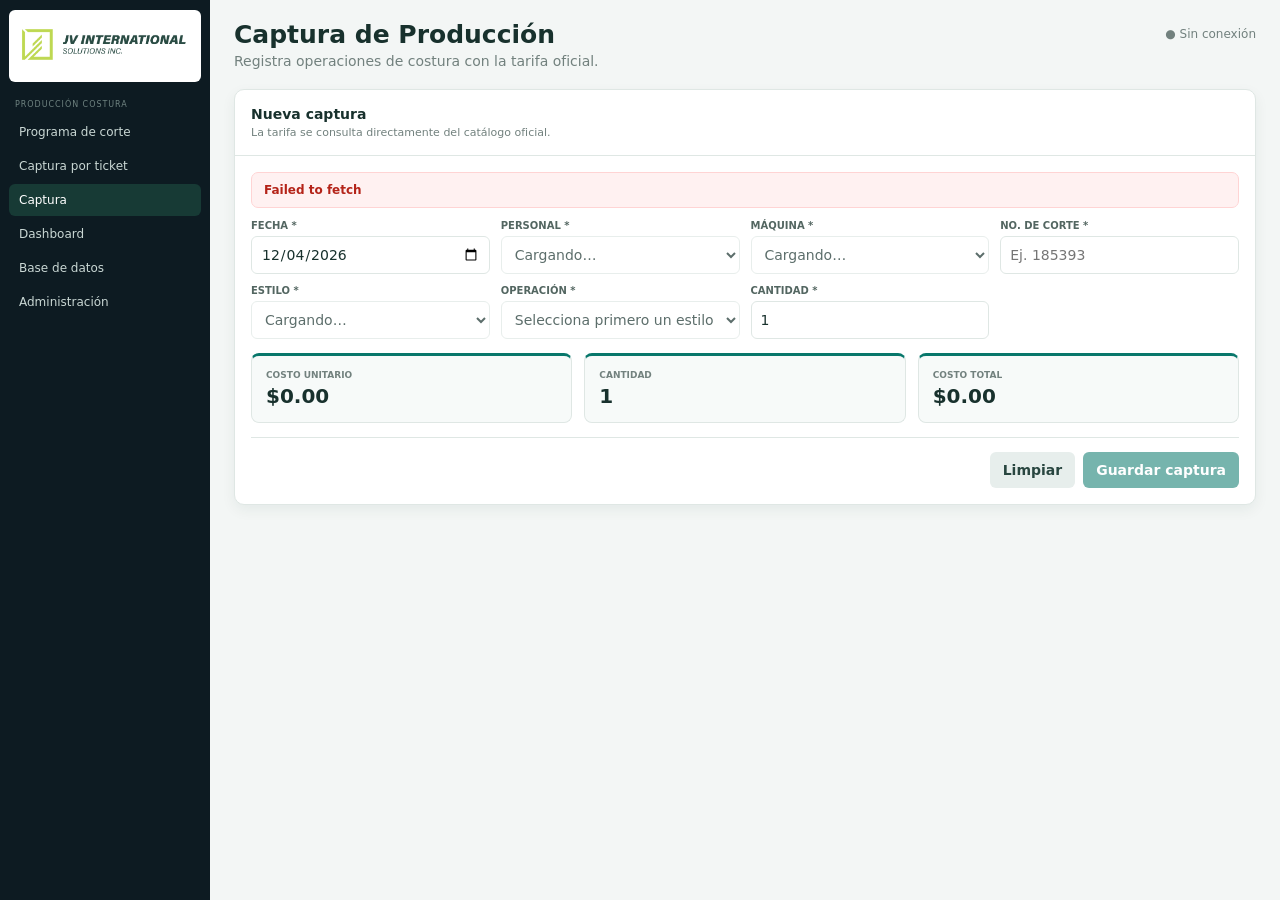
<file: index.html>
<!DOCTYPE html>
<html lang="es"><head><meta charset="utf-8"/><meta content="width=device-width,initial-scale=1" name="viewport"/><title>Captura | JV International</title><style>
:root{--nav:#0d1b22;--nav2:#173a35;--teal:#08776b;--bg:#f3f6f5;--card:#fff;--text:#18312d;--muted:#72817e;--line:#dfe7e4;--bad:#b42318;--ok:#08776b}*{box-sizing:border-box}body{margin:0;font:14px system-ui,-apple-system,"Segoe UI",sans-serif;background:var(--bg);color:var(--text)}button,input,select{font:inherit}.app{display:grid;grid-template-columns:210px 1fr;min-height:100vh}aside{background:var(--nav);color:#dbe7e4;padding:10px 9px}.brand{background:#fff;color:#18312d;border-radius:6px;padding:13px 10px;margin-bottom:18px;font-weight:900;font-style:italic;font-size:13px}.brand small{display:block;font-size:8px;color:#77847f;margin-top:2px}.group{font-size:8px;color:#6f8380;letter-spacing:.12em;margin:12px 6px 7px}nav a{display:block;color:#c9d7d4;text-decoration:none;padding:9px 10px;border-radius:6px;margin:2px 0;font-size:12px}nav a:hover,nav a.active{background:var(--nav2);color:#fff}main{padding:20px 24px;min-width:0}.top{display:flex;justify-content:space-between;align-items:flex-start;gap:16px;margin-bottom:16px}.top h1{font-size:25px;margin:0}.top p{color:var(--muted);margin:4px 0}.status{font-size:12px;color:var(--muted);padding-top:7px}.status.ok{color:var(--ok);font-weight:700}.card{background:var(--card);border:1px solid var(--line);border-radius:10px;box-shadow:0 5px 14px #173a3510;overflow:hidden}.head{padding:16px;border-bottom:1px solid var(--line)}.head h2{font-size:14px;margin:0 0 4px}.head p{font-size:11px;color:var(--muted);margin:0}form{padding:16px}.msg{display:none;padding:10px 12px;border-radius:7px;margin-bottom:12px;font-size:12px;font-weight:700}.msg.error{display:block;background:#fff1f1;color:var(--bad);border:1px solid #ffd4d4}.msg.success{display:block;background:#edfdf5;color:var(--ok);border:1px solid #b7ead7}.grid{display:grid;grid-template-columns:repeat(4,minmax(140px,1fr));gap:11px}.field label{display:block;font-size:10px;font-weight:800;color:#536661;margin-bottom:5px}.field input,.field select{width:100%;height:38px;padding:7px 9px;border:1px solid var(--line);border-radius:6px;background:#fff;color:var(--text)}.field input:focus,.field select:focus,button:focus{outline:3px solid #08776b25;border-color:var(--teal)}.variant{display:none}.variant.show{display:block}.summary{margin-top:14px;display:grid;grid-template-columns:repeat(3,1fr);gap:12px}.summary>div{background:#f7faf9;border:1px solid var(--line);border-top:3px solid var(--teal);border-radius:8px;padding:14px}.sl{font-size:9px;color:var(--muted);font-weight:800}.sv{font-size:20px;color:var(--text);font-weight:850;margin-top:4px}.actions{display:flex;justify-content:flex-end;gap:8px;margin-top:14px;padding-top:14px;border-top:1px solid var(--line)}button{border:0;border-radius:6px;padding:10px 13px;font-weight:750;cursor:pointer}.light{background:#e7eeec;color:#294640}.primary{background:var(--teal);color:#fff}button:disabled{opacity:.55;cursor:wait}@media(max-width:1000px){.grid{grid-template-columns:repeat(2,1fr)}}@media(max-width:900px){.app{grid-template-columns:1fr}aside{position:static}.brand{display:inline-block;margin:0 10px 8px 0}nav{display:flex;gap:4px;overflow:auto}.group{display:none}nav a{white-space:nowrap}main{padding:14px}}@media(max-width:520px){.top{display:block}.grid{grid-template-columns:1fr}.summary{grid-template-columns:1fr}.actions{flex-wrap:wrap}.actions button{flex:1}}

/* Corrección quirúrgica del sidebar: branding y navegación únicamente */
.brand{
  height:72px;
  padding:8px 10px;
  display:flex;
  align-items:center;
  justify-content:center;
  overflow:hidden;
  background:#fff;
}
.brand img{
  display:block;
  width:100%;
  max-width:190px;
  max-height:54px;
  height:auto;
  object-fit:contain;
}
</style></head><body><div class="app"><aside><div class="brand"><img alt="JV International Solutions Inc." src="Logo_JV%20International.png"/></div><div class="group">PRODUCCIÓN COSTURA</div><nav><a href="cortes.html">Programa de corte</a><a href="ticket.html">Captura por ticket</a><a class="active" href="index.html">Captura</a><a href="dashboard.html">Dashboard</a><a href="database.html">Base de datos</a><a href="admin.html">Administración</a></aside><main>
<header class="top"><div><h1>Captura de Producción</h1><p>Registra operaciones de costura con la tarifa oficial.</p></div><div class="status" id="status">Conectando…</div></header>
<section class="card"><div class="head"><h2>Nueva captura</h2><p>La tarifa se consulta directamente del catálogo oficial.</p></div>
<form id="form"><div class="msg" id="msg"></div><div class="grid">
<div class="field"><label for="fecha">FECHA *</label><input id="fecha" required="" type="date"/></div>
<div class="field"><label for="personal">PERSONAL *</label><select disabled="" id="personal" required=""><option>Cargando…</option></select></div>
<div class="field"><label for="maquina">MÁQUINA *</label><select disabled="" id="maquina" required=""><option>Cargando…</option></select></div>
<div class="field"><label for="corte">NO. DE CORTE *</label><input id="corte" placeholder="Ej. 185393" required=""/></div>
<div class="field"><label for="estilo">ESTILO *</label><select disabled="" id="estilo" required=""><option>Cargando…</option></select></div>
<div class="field variant" id="variantBox"><label for="variante">VARIANTE *</label><select id="variante"><option>GENERAL</option><option>DC</option></select></div>
<div class="field"><label for="operacion">OPERACIÓN *</label><select disabled="" id="operacion" required=""><option>Selecciona primero un estilo</option></select></div>
<div class="field"><label for="cantidad">CANTIDAD *</label><input id="cantidad" min="1" required="" step="1" type="number" value="1"/></div>
</div><div class="summary"><div><div class="sl">COSTO UNITARIO</div><div class="sv" id="unit">$0.00</div></div><div><div class="sl">CANTIDAD</div><div class="sv" id="qty">1</div></div><div><div class="sl">COSTO TOTAL</div><div class="sv" id="total">$0.00</div></div></div>
<div class="actions"><button class="light" id="clear" type="button">Limpiar</button><button class="primary" disabled="" id="save">Guardar captura</button></div></form></section></main></div><script src="auth.js"></script><script>
'use strict';
const API_URL='https://script.google.com/macros/s/AKfycbxCCt3bQaTcA8x58rn_9VvyisaFHc3UMPJWYFuwwp-YsZqZjEkDFURwnYVUgwdXmQY6/exec';
const $=id=>document.getElementById(id), state={ops:[],cost:0,ready:false,captureId:newCaptureId()}; const mxn=new Intl.NumberFormat('es-MX',{style:'currency',currency:'MXN'});
document.addEventListener('DOMContentLoaded',()=>{const d=new Date();$('fecha').value=[d.getFullYear(),String(d.getMonth()+1).padStart(2,'0'),String(d.getDate()).padStart(2,'0')].join('-');$('estilo').addEventListener('change',styleChanged);$('variante').addEventListener('change',loadOps);$('operacion').addEventListener('change',calc);$('cantidad').addEventListener('input',calc);$('clear').addEventListener('click',reset);$('form').addEventListener('submit',save);loadCatalogs()});
async function get(action,params={}){const q=new URLSearchParams({action,...params});const r=await fetch(API_URL+'?'+q,{cache:'no-store',redirect:'follow'});if(!r.ok)throw Error('Error HTTP '+r.status);const d=await r.json();if(!d.ok)throw Error(d.error||'Error de API');return d}
async function loadCatalogs(){try{const data=await get('catalogs');const c=data.catalogs;if(!c||!Array.isArray(c.estilos)||!c.estilos.length)throw Error('La API no devolvió estilos.');fill('personal',c.personal||[],'Selecciona personal');fill('maquina',c.maquinas||[],'Selecciona máquina');fill('estilo',c.estilos,'Selecciona estilo');state.ready=true;$('save').disabled=false;$('status').textContent='● Conectado'}catch(e){show(e.message,'error');$('status').textContent='● Sin conexión'}}
function fill(id,values,label){const s=$(id),a=[...new Set(values.filter(Boolean).map(String))].sort((x,y)=>x.localeCompare(y,'es'));s.innerHTML='<option value="">'+esc(label)+'</option>'+a.map(v=>'<option value="'+esc(v)+'">'+esc(v)+'</option>').join('');s.disabled=!a.length}
async function styleChanged(){const jr=$('estilo').value==='JR154';$('variantBox').classList.toggle('show',jr);$('variante').value='GENERAL';await loadOps()}
async function loadOps(){const estilo=$('estilo').value;if(!estilo){fill('operacion',[],'Selecciona primero un estilo');return}try{const data=await get('operations',{estilo,variante:estilo==='JR154'?$('variante').value:'GENERAL'});const map=new Map();(data.operaciones||[]).forEach(x=>{if(x.operacion&&!map.has(x.operacion))map.set(x.operacion,{operacion:x.operacion,costo:Number(x.costo)||0})});state.ops=[...map.values()];fill('operacion',state.ops.map(x=>x.operacion),'Selecciona operación');hide()}catch(e){show(e.message,'error')}}
function calc(){const op=state.ops.find(x=>x.operacion===$('operacion').value);state.cost=op?op.costo:0;const q=Math.max(0,parseInt($('cantidad').value,10)||0);$('unit').textContent=mxn.format(state.cost);$('qty').textContent=q;$('total').textContent=mxn.format(q*state.cost)}
async function save(e){e.preventDefault();hide();const payload={fecha:$('fecha').value,personal:$('personal').value,maquina:$('maquina').value,corte:$('corte').value.trim(),estilo:$('estilo').value,variante:$('estilo').value==='JR154'?$('variante').value:'GENERAL',operacion:$('operacion').value,cantidad:Number($('cantidad').value),captureId:state.captureId};if(!payload.fecha||!payload.personal||!payload.maquina||!payload.corte||!payload.estilo||!payload.operacion||!Number.isInteger(payload.cantidad)||payload.cantidad<1){show('Completa correctamente todos los campos.','error');return}$('save').disabled=true;$('save').textContent='Guardando…';try{const body=new URLSearchParams({action:'saveProduction',payload:JSON.stringify(payload)});const r=await fetch(API_URL,{method:'POST',headers:{'Content-Type':'application/x-www-form-urlencoded;charset=UTF-8'},body:body.toString(),redirect:'follow'});const d=await r.json();if(!d.ok)throw Error(d.error||'No se pudo guardar');show((d.duplicado?'Esta captura ya estaba registrada. Folio: ':'Captura guardada. Folio: ')+(d.folio||'generado')+'.','success');reset(true)}catch(err){show(err.message,'error')}finally{$('save').disabled=!state.ready;$('save').textContent='Guardar captura'}}
function reset(keep=false){state.captureId=newCaptureId();const f=$('fecha').value;$('form').reset();$('fecha').value=f;$('cantidad').value=1;$('variantBox').classList.remove('show');fill('operacion',[],'Selecciona primero un estilo');state.ops=[];state.cost=0;calc();if(!keep)hide()}
function show(t,type){$('msg').textContent=t;$('msg').className='msg '+type}function hide(){$('msg').className='msg';$('msg').textContent=''}function esc(v){return String(v).replace(/[&<>"']/g,c=>({'&':'&amp;','<':'&lt;','>':'&gt;','"':'&quot;',"'":'&#39;'}[c]))}
function newCaptureId(){return (window.crypto&&crypto.randomUUID)?crypto.randomUUID():'c'+Date.now().toString(36)+Math.random().toString(36).slice(2,10)}</script></body></html>
</file>
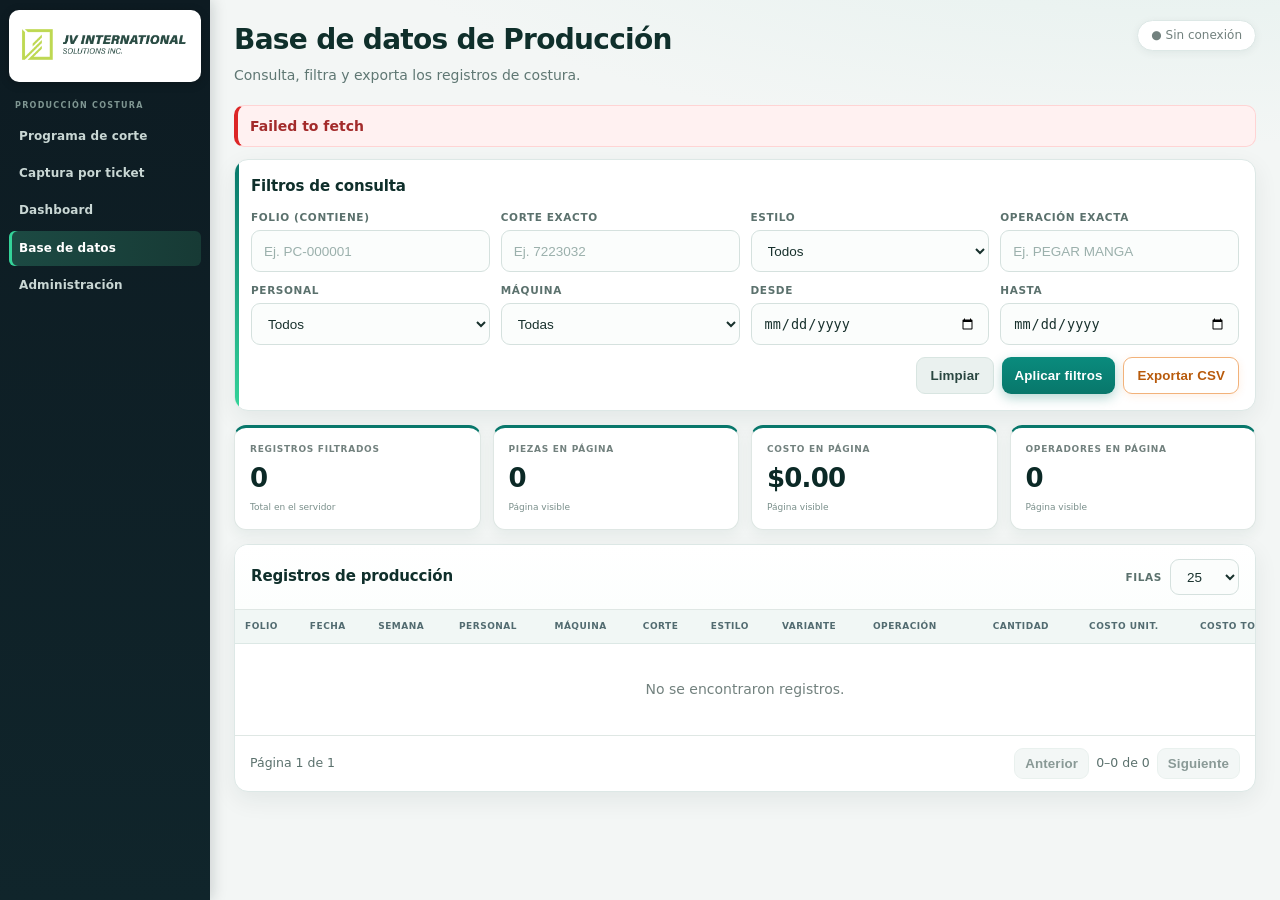
<file: database.html>
<!DOCTYPE html>

<html lang="es"><head><meta charset="utf-8"/><meta content="width=device-width,initial-scale=1" name="viewport"/><title>Base de datos | JV International</title>
<style>
:root{--nav:#0d1b22;--nav2:#173a35;--teal:#08776b;--bg:#f3f6f5;--card:#fff;--text:#18312d;--muted:#72817e;--line:#dfe7e4;--orange:#f47b20}*{box-sizing:border-box}body{margin:0;font:14px system-ui,-apple-system,Segoe UI,sans-serif;background:var(--bg);color:var(--text)}.app{display:grid;grid-template-columns:210px 1fr;min-height:100vh}aside{background:var(--nav);color:#dbe7e4;padding:10px 9px}.brand{background:#fff;color:#18312d;border-radius:6px;padding:13px 10px;margin-bottom:18px;font-weight:900;font-style:italic;font-size:13px}.brand small{display:block;font-size:8px;color:#77847f;margin-top:2px}.group{font-size:8px;color:#6f8380;letter-spacing:.12em;margin:12px 6px 7px}nav a{display:block;color:#c9d7d4;text-decoration:none;padding:9px 10px;border-radius:6px;margin:2px 0;font-size:12px}nav a:hover,nav a.active{background:var(--nav2);color:#fff}main{padding:20px 24px;min-width:0}header{display:flex;justify-content:space-between;align-items:flex-start;gap:16px;margin-bottom:16px}h1{font-size:25px;margin:0}header p{color:var(--muted);margin:4px 0}.status{font-size:12px;color:var(--muted);padding-top:7px}.status.ok{color:var(--teal);font-weight:700}.panel,.kpi{background:var(--card);border:1px solid var(--line);border-radius:10px;box-shadow:0 5px 14px #173a3510}.filters{padding:16px;margin-bottom:14px}.filters h2,.table-head h2{font-size:14px;margin:0 0 12px}.grid{display:grid;grid-template-columns:repeat(4,minmax(125px,1fr));gap:11px}label{font-size:10px;font-weight:700;color:#536661;display:block;margin-bottom:5px}input,select{width:100%;height:38px;border:1px solid var(--line);border-radius:6px;padding:7px 9px;background:#fff;color:var(--text)}input:focus,select:focus,button:focus{outline:3px solid #08776b25;border-color:var(--teal)}.actions{display:flex;gap:8px;justify-content:flex-end;margin-top:12px}button{border:0;border-radius:6px;padding:10px 13px;font-weight:750;cursor:pointer}.primary{background:var(--teal);color:#fff}.secondary{background:#e7eeec;color:#294640}.export{background:var(--orange);color:#fff}button:disabled{opacity:.55;cursor:wait}.kpis{display:grid;grid-template-columns:repeat(4,1fr);gap:12px;margin-bottom:14px}.kpi{padding:15px;border-top:3px solid var(--teal)}.kpi .label{font-size:9px;color:var(--muted);font-weight:800}.kpi .value{font-size:21px;font-weight:850;margin-top:4px}.kpi .sub{font-size:9px;color:var(--muted);margin-top:3px}.table-panel{overflow:hidden}.table-head{padding:14px 16px;display:flex;justify-content:space-between;align-items:center;border-bottom:1px solid var(--line)}.table-head h2{margin:0}.table-wrap{overflow:auto}table{width:100%;border-collapse:collapse;min-width:1050px}th{background:#f5f8f7;color:#596b67;font-size:9px;text-align:left;padding:10px;border-bottom:1px solid var(--line);white-space:nowrap}td{padding:10px;border-bottom:1px solid #edf2f0;font-size:11px;white-space:nowrap}tbody tr:hover{background:#f4faf8}.num{text-align:right}.empty{padding:35px;text-align:center;color:var(--muted)}.pager{padding:12px 15px;display:flex;align-items:center;justify-content:space-between;gap:10px;border-top:1px solid var(--line)}.pager-actions{display:flex;align-items:center;gap:7px}.pager button{padding:7px 10px}.message{display:none;padding:10px 12px;margin-bottom:12px;border-radius:7px;background:#fff1f1;color:#a32b2b;border:1px solid #ffd4d4}.message.show{display:block}
@media(max-width:900px){.app{grid-template-columns:1fr}aside{position:static}.brand{display:inline-block;margin:0 10px 8px 0}nav{display:flex;gap:4px;overflow:auto}.group{display:none}nav a{white-space:nowrap}main{padding:14px}.grid{grid-template-columns:repeat(2,1fr)}.kpis{grid-template-columns:repeat(2,1fr)}}@media(max-width:520px){header{display:block}.grid{grid-template-columns:1fr}.kpis{grid-template-columns:1fr 1fr}.actions{flex-wrap:wrap}.pager{align-items:flex-start;flex-direction:column}}

/* Corrección quirúrgica del sidebar: branding y navegación únicamente */
.brand{
  height:72px;
  padding:8px 10px;
  display:flex;
  align-items:center;
  justify-content:center;
  overflow:hidden;
  background:#fff;
}
.brand img{
  display:block;
  width:100%;
  max-width:190px;
  max-height:54px;
  height:auto;
  object-fit:contain;
}
</style><link rel="stylesheet" href="jv-pro.css"/><script src="jv-fast.js"></script></head><body><div class="app"><aside><div class="brand"><img alt="JV International Solutions Inc." src="Logo_JV%20International.png"/></div><div class="group">PRODUCCIÓN COSTURA</div><nav><a href="cortes.html">Programa de corte</a><a href="ticket.html">Captura por ticket</a><a href="dashboard.html">Dashboard</a><a class="active" href="database.html">Base de datos</a><a href="admin.html">Administración</a></nav></aside><main>
<header><div><h1>Base de datos de Producción</h1><p>Consulta, filtra y exporta los registros de costura.</p></div><div class="status" id="status">Conectando…</div></header><div class="message" id="message"></div>
<section class="panel filters"><h2>Filtros de consulta</h2><div class="grid">
<div><label for="folio">FOLIO (CONTIENE)</label><input id="folio" placeholder="Ej. PC-000001"/></div>
<div><label for="corte">CORTE EXACTO</label><input id="corte" placeholder="Ej. 7223032"/></div>
<div><label for="estilo">ESTILO</label><select id="estilo"><option value="">Todos</option></select></div>
<div><label for="operacion">OPERACIÓN EXACTA</label><input id="operacion" placeholder="Ej. PEGAR MANGA"/></div>
<div><label for="personal">PERSONAL</label><select id="personal"><option value="">Todos</option></select></div>
<div><label for="maquina">MÁQUINA</label><select id="maquina"><option value="">Todas</option></select></div>
<div><label for="fechaDesde">DESDE</label><input id="fechaDesde" type="date"/></div>
<div><label for="fechaHasta">HASTA</label><input id="fechaHasta" type="date"/></div></div>
<div class="actions"><button class="secondary" id="clear" type="button">Limpiar</button><button class="primary" id="apply" type="button">Aplicar filtros</button><button class="export" id="export" type="button">Exportar CSV</button></div></section>
<section class="kpis"><div class="kpi"><div class="label">REGISTROS FILTRADOS</div><div class="value" id="kRecords">0</div><div class="sub">Total en el servidor</div></div><div class="kpi"><div class="label">PIEZAS EN PÁGINA</div><div class="value" id="kPieces">0</div><div class="sub">Página visible</div></div><div class="kpi"><div class="label">COSTO EN PÁGINA</div><div class="value" id="kCost">$0.00</div><div class="sub">Página visible</div></div><div class="kpi"><div class="label">OPERADORES EN PÁGINA</div><div class="value" id="kPeople">0</div><div class="sub">Página visible</div></div></section>
<section class="panel table-panel"><div class="table-head"><h2>Registros de producción</h2><label>FILAS <select id="pageSize"><option>25</option><option>50</option><option>100</option><option>250</option><option>500</option></select></label></div><div class="table-wrap"><table><thead><tr><th>FOLIO</th><th>FECHA</th><th>SEMANA</th><th>PERSONAL</th><th>MÁQUINA</th><th>CORTE</th><th>ESTILO</th><th>VARIANTE</th><th>OPERACIÓN</th><th class="num">CANTIDAD</th><th class="num">COSTO UNIT.</th><th class="num">COSTO TOTAL</th></tr></thead><tbody id="rows"></tbody></table><div class="empty" hidden="" id="empty">No se encontraron registros.</div></div><div class="pager"><span id="pageInfo">Página 1 de 1</span><div class="pager-actions"><button class="secondary" id="prev" type="button">Anterior</button><span id="range">0–0 de 0</span><button class="secondary" id="next" type="button">Siguiente</button></div></div></section>
</main></div><script src="auth.js"></script><script>
'use strict';window.addEventListener('error',function(e){var m=document.getElementById('message');var s=document.getElementById('status');if(m){m.textContent='Error de inicio: '+e.message;m.className='message show'}if(s){s.textContent='● Error';s.className='status'}});const API_URL='https://script.google.com/macros/s/AKfycbxCCt3bQaTcA8x58rn_9VvyisaFHc3UMPJWYFuwwp-YsZqZjEkDFURwnYVUgwdXmQY6/exec';const state={page:1,pageSize:25,totalPages:1,totalRecords:0,records:[],loading:false};const $=id=>document.getElementById(id);const money=new Intl.NumberFormat('es-MX',{style:'currency',currency:'MXN'});const integer=new Intl.NumberFormat('es-MX');document.addEventListener('DOMContentLoaded',init);
async function init(){$('apply').addEventListener('click',()=>{state.page=1;load()});$('clear').addEventListener('click',clearFilters);$('export').addEventListener('click',exportCsv);$('prev').addEventListener('click',()=>{if(state.page>1){state.page--;load()}});$('next').addEventListener('click',()=>{if(state.page<state.totalPages){state.page++;load()}});$('pageSize').addEventListener('change',()=>{state.pageSize=Number($('pageSize').value);state.page=1;load()});await Promise.all([loadCatalogs(),load()])}
async function request(action,params={}){const q=new URLSearchParams({action,...params});const r=await fetch(API_URL+'?'+q.toString(),{cache:'no-store',redirect:'follow'});if(!r.ok)throw Error('Error HTTP '+r.status);const d=await r.json();if(!d.ok)throw Error(d.error||'Error de API');return d}
function filters(){const o={};['fechaDesde','fechaHasta','personal','maquina','estilo','operacion','corte','folio'].forEach(k=>{const v=$(k).value.trim();if(v)o[k]=v});return o}
async function loadCatalogs(){try{const d=await request('catalogs',{scope:'all'});const c=d.catalogs||{};fill('personal',c.personal||[],'Todos');fill('maquina',c.maquinas||[],'Todas');fill('estilo',c.estilos||[],'Todos')}catch(e){showError(e.message)}}
function fill(id,vals,label){const s=$(id);s.innerHTML='<option value="">'+esc(label)+'</option>'+[...new Set(vals)].sort((a,b)=>String(a).localeCompare(String(b),'es')).map(v=>'<option value="'+esc(v)+'">'+esc(v)+'</option>').join('')}
async function load(){if(state.loading)return;state.loading=true;toggle(true);hideError();try{const d=await request('records',{...filters(),page:state.page,pageSize:state.pageSize});state.records=Array.isArray(d.records)?d.records:[];state.totalRecords=Number(d.totalRecords)||0;state.totalPages=Math.max(1,Number(d.totalPages)||1);state.page=Math.min(Math.max(1,Number(d.page)||1),state.totalPages);render();$('status').textContent='● Conectado';$('status').className='status ok'}catch(e){showError(e.message);$('status').textContent='● Sin conexión';$('status').className='status';state.records=[];render()}finally{state.loading=false;toggle(false)}}
function render(){const body=$('rows');body.innerHTML=state.records.map(r=>`<tr><td>${esc(r.folio)}</td><td>${esc(r.fecha)}</td><td>${esc(r.semana)}</td><td>${esc(r.personal)}</td><td>${esc(r.maquina)}</td><td>${esc(r.corte)}</td><td>${esc(r.estilo)}</td><td>${esc(r.variante)}</td><td>${esc(r.operacion)}</td><td class="num">${integer.format(Number(r.cantidad)||0)}</td><td class="num">${money.format(Number(r.costoUnitario)||0)}</td><td class="num">${money.format(Number(r.costoTotal)||0)}</td></tr>`).join('');$('empty').hidden=state.records.length>0;$('kRecords').textContent=integer.format(state.totalRecords);$('kPieces').textContent=integer.format(state.records.reduce((s,r)=>s+(Number(r.cantidad)||0),0));$('kCost').textContent=money.format(state.records.reduce((s,r)=>s+(Number(r.costoTotal)||0),0));$('kPeople').textContent=new Set(state.records.map(r=>r.personal).filter(Boolean)).size;$('pageInfo').textContent=`Página ${state.page} de ${state.totalPages}`;const a=state.totalRecords?(state.page-1)*state.pageSize+1:0,b=Math.min(state.page*state.pageSize,state.totalRecords);$('range').textContent=`${a}–${b} de ${integer.format(state.totalRecords)}`;$('prev').disabled=state.page<=1;$('next').disabled=state.page>=state.totalPages}
function clearFilters(){['fechaDesde','fechaHasta','personal','maquina','estilo','operacion','corte','folio'].forEach(k=>$(k).value='');state.page=1;load()}
async function exportCsv(){if(!state.totalRecords)return showError('No hay registros para exportar.');$('export').disabled=true;$('export').textContent='Exportando…';try{let all=[],page=1,total=1;do{const d=await request('records',{...filters(),page,pageSize:500});all=all.concat(d.records||[]);total=Number(d.totalPages)||1;page++}while(page<=total);const cols=['folio','fecha','semana','personal','maquina','corte','estilo','variante','operacion','cantidad','costoUnitario','costoTotal'];const lines=[cols.join(',')].concat(all.map(r=>cols.map(c=>csv(r[c])).join(',')));const blob=new Blob(['﻿'+lines.join('\r\n')],{type:'text/csv;charset=utf-8'});const a=document.createElement('a');a.href=URL.createObjectURL(blob);a.download='produccion_costura_'+new Date().toISOString().slice(0,10)+'.csv';a.click();setTimeout(()=>URL.revokeObjectURL(a.href),1000)}catch(e){showError(e.message)}finally{$('export').disabled=false;$('export').textContent='Exportar CSV'}}
function csv(v){let t=String(v??'');if(/^[=+\-@\t\r]/.test(t)&&isNaN(Number(t)))t="'"+t;return '"'+t.replace(/"/g,'""')+'"'}function esc(v){return String(v??'').replace(/[&<>"']/g,c=>({'&':'&amp;','<':'&lt;','>':'&gt;','"':'&quot;',"'":'&#39;'}[c]))}function toggle(on){$('apply').disabled=on;$('pageSize').disabled=on}function showError(t){$('message').textContent=t;$('message').className='message show'}function hideError(){$('message').className='message';$('message').textContent=''}
</script></body></html>
</file>
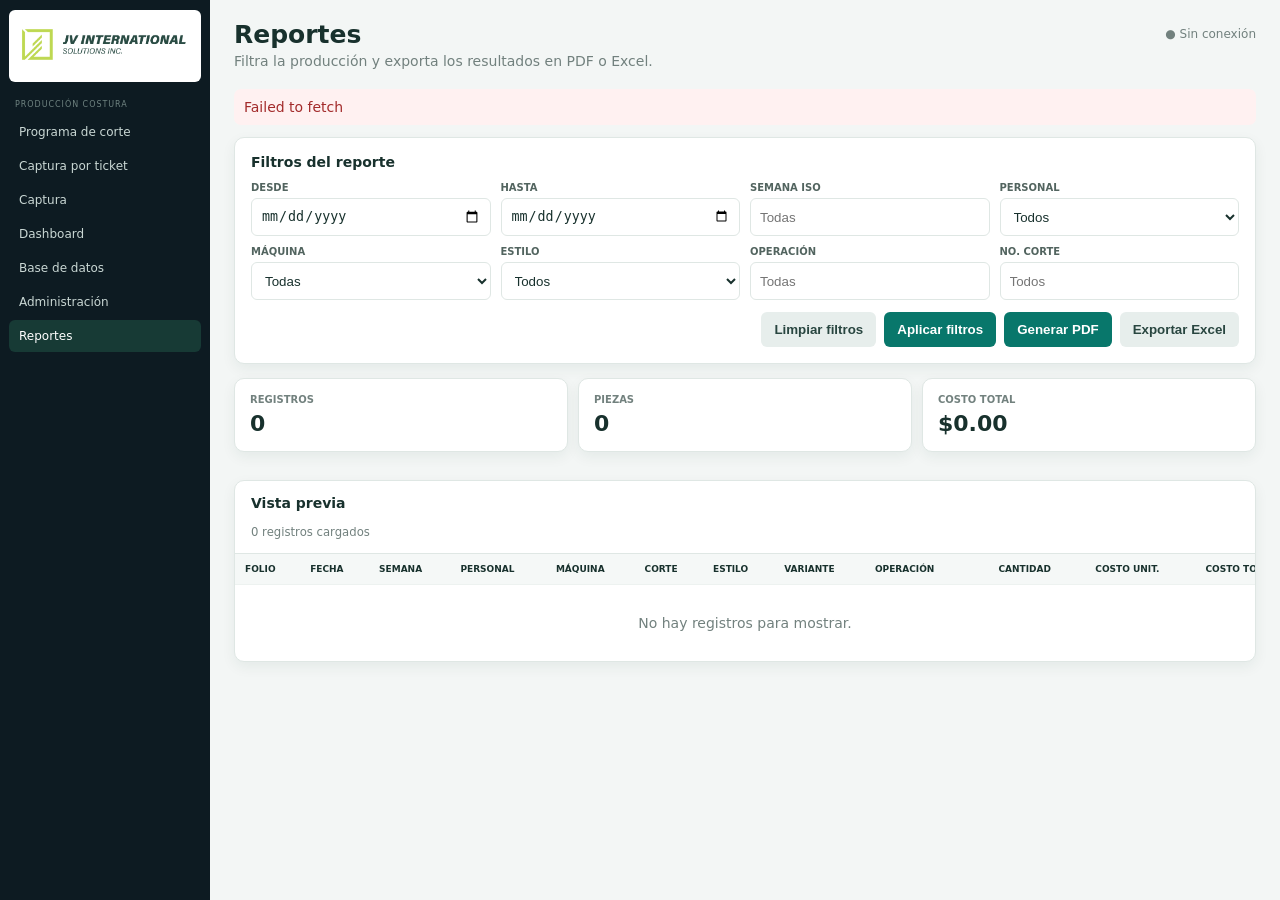
<file: reportes.html>
<!DOCTYPE html>
<!DOCTYPE html>
<html lang="es">
 <head>
  <meta charset="utf-8"/>
  <meta content="width=device-width,initial-scale=1" name="viewport"/>
  <title>
   Reportes | JV International
  </title>
  <style>
   :root {
  --nav: #0d1b22;
  --nav2: #173a35;
  --teal: #08776b;
  --bg: #f3f6f5;
  --card: #ffffff;
  --text: #18312d;
  --muted: #72817e;
  --line: #dfe7e4;
  --orange: #f47b20;
}

* {
  box-sizing: border-box;
}

body {
  margin: 0;
  background: var(--bg);
  color: var(--text);
  font: 14px system-ui, -apple-system, "Segoe UI", sans-serif;
}

/* Estructura visual compartida con Database y Admin */
.app {
  display: grid;
  grid-template-columns: 210px 1fr;
  min-height: 100vh;
}

aside {
  padding: 10px 9px;
  background: var(--nav);
  color: #dbe7e4;
}

.brand {
  height: 72px;
  margin-bottom: 18px;
  padding: 8px 10px;
  display: flex;
  align-items: center;
  justify-content: center;
  overflow: hidden;
  border-radius: 6px;
  background: #ffffff;
  color: #18312d;
}

.brand img {
  display: block;
  width: 100%;
  max-width: 190px;
  max-height: 54px;
  height: auto;
  object-fit: contain;
}

.group {
  margin: 12px 6px 7px;
  color: #6f8380;
  font-size: 8px;
  letter-spacing: 0.12em;
}

nav a {
  display: block;
  margin: 2px 0;
  padding: 9px 10px;
  border-radius: 6px;
  color: #c9d7d4;
  font-size: 12px;
  text-decoration: none;
}

nav a:hover,
nav a.active {
  background: var(--nav2);
  color: #ffffff;
}

main {
  min-width: 0;
  padding: 20px 24px;
}

header {
  display: flex;
  align-items: flex-start;
  justify-content: space-between;
  gap: 16px;
  margin-bottom: 16px;
}

h1 {
  margin: 0;
  font-size: 25px;
}

header p {
  margin: 4px 0;
  color: var(--muted);
}

.status {
  padding-top: 7px;
  color: var(--muted);
  font-size: 12px;
  white-space: nowrap;
}

.status.ok {
  color: var(--teal);
  font-weight: 700;
}

/* Componentes propios del módulo Reportes */
.panel {
  margin-bottom: 14px;
  border: 1px solid var(--line);
  border-radius: 10px;
  background: var(--card);
  box-shadow: 0 5px 14px #173a3510;
}

.form {
  padding: 16px;
}

h2 {
  margin: 0 0 12px;
  font-size: 14px;
}

.grid {
  display: grid;
  grid-template-columns: repeat(4, minmax(150px, 1fr));
  gap: 10px;
}

label {
  display: block;
  margin-bottom: 5px;
  color: #52645f;
  font-size: 10px;
  font-weight: 800;
}

input,
select {
  width: 100%;
  height: 38px;
  padding: 7px 9px;
  border: 1px solid var(--line);
  border-radius: 6px;
  background: #ffffff;
  color: var(--text);
}

input:focus,
select:focus,
button:focus {
  outline: 3px solid #08776b25;
  border-color: var(--teal);
}

button {
  padding: 10px 13px;
  border: 0;
  border-radius: 6px;
  font-weight: 750;
  cursor: pointer;
}

.primary {
  background: var(--teal);
  color: #ffffff;
}

.secondary {
  background: #e7eeec;
  color: #294640;
}

.actions {
  display: flex;
  flex-wrap: wrap;
  justify-content: flex-end;
  gap: 8px;
  margin-top: 12px;
}

.msg {
  display: none;
  margin-bottom: 12px;
  padding: 10px;
  border-radius: 7px;
}

.msg.show {
  display: block;
}

.msg.err {
  background: #fff1f1;
  color: #a32b2b;
}

.msg.good {
  background: #edfdf5;
  color: var(--teal);
}

.summary {
  display: grid;
  grid-template-columns: repeat(3, 1fr);
  gap: 10px;
  margin-bottom: 14px;
}

.kpi {
  padding: 15px;
}

.kpi span {
  display: block;
  color: var(--muted);
  font-size: 10px;
  font-weight: 800;
}

.kpi strong {
  display: block;
  margin-top: 6px;
  font-size: 22px;
}

.head {
  display: flex;
  align-items: center;
  justify-content: space-between;
  padding: 14px 16px;
  border-bottom: 1px solid var(--line);
}

.head small {
  color: var(--muted);
}

.wrap {
  overflow: auto;
}

table {
  width: 100%;
  min-width: 1050px;
  border-collapse: collapse;
}

th,
td {
  padding: 10px;
  border-bottom: 1px solid #edf2f0;
  font-size: 11px;
  text-align: left;
}

th {
  background: #f5f8f7;
  font-size: 9px;
  text-transform: uppercase;
}

.num {
  text-align: right;
}

.empty {
  padding: 30px;
  color: var(--muted);
  text-align: center;
}

[hidden] {
  display: none !important;
}

.report-header {
  display: none;
}

@media (max-width: 1000px) {
  .grid {
    grid-template-columns: repeat(2, 1fr);
  }
}

@media (max-width: 900px) {
  .app {
    grid-template-columns: 1fr;
  }

  aside {
    position: static;
  }

  .brand {
    display: inline-flex;
    margin: 0 10px 8px 0;
  }

  .group {
    display: none;
  }

  nav {
    display: flex;
    gap: 4px;
    overflow: auto;
  }

  nav a {
    white-space: nowrap;
  }

  main {
    padding: 14px;
  }

  .summary {
    grid-template-columns: repeat(3, 1fr);
  }
}

@media (max-width: 520px) {
  header {
    display: block;
  }

  .status {
    margin-bottom: 12px;
  }

  .grid,
  .summary {
    grid-template-columns: 1fr;
  }

  .actions button {
    width: 100%;
  }
}

@media print {
  @page {
    size: A4 landscape;
    margin: 10mm;
  }

  body {
    background: #ffffff;
  }

  .app {
    display: block;
  }

  aside,
  .no-print {
    display: none !important;
  }

  main {
    padding: 0;
  }

  .report-header {
    display: block;
    margin-bottom: 12px;
    padding-bottom: 8px;
    border-bottom: 2px solid var(--teal);
  }

  .report-header h1 {
    font-size: 20px;
  }

  .panel {
    box-shadow: none;
    break-inside: avoid;
  }

  .wrap {
    overflow: visible;
  }

  table {
    min-width: 0;
    font-size: 8px;
  }

  th,
  td {
    padding: 5px;
    font-size: 8px;
  }

  .summary {
    grid-template-columns: repeat(3, 1fr);
  }
}
  </style>
 </head>
 <body>
  <div class="app">
   <aside>
    <div class="brand">
     <img alt="JV International Solutions Inc." src="Logo_JV%20International.png"/>
    </div>
    <div class="group">
     PRODUCCIÓN COSTURA
    </div>
    <nav>
     <a href="cortes.html">Programa de corte</a>
     <a href="ticket.html">Captura por ticket</a>
     <a href="index.html">
      Captura
     </a>
     <a href="dashboard.html">
      Dashboard
     </a>
     <a href="database.html">
      Base de datos
     </a>
     <a href="admin.html">
      Administración
     </a>
     <a aria-current="page" class="active" href="reportes.html">
      Reportes
     </a>
    </nav>
   </aside>
   <main>
    <div class="report-header">
     <h1>
      JV International · Reporte de producción
     </h1>
     <div id="printMeta">
     </div>
    </div>
    <header>
     <div>
      <h1>
       Reportes
      </h1>
      <p>
       Filtra la producción y exporta los resultados en PDF o Excel.
      </p>
     </div>
     <div class="status" id="status">
      Conectando…
     </div>
    </header>
    <div class="msg" id="msg" role="status">
    </div>
    <section class="panel form no-print">
     <h2>
      Filtros del reporte
     </h2>
     <div class="grid">
      <div>
       <label for="fechaDesde">
        DESDE
       </label>
       <input id="fechaDesde" type="date"/>
      </div>
      <div>
       <label for="fechaHasta">
        HASTA
       </label>
       <input id="fechaHasta" type="date"/>
      </div>
      <div>
       <label for="semana">
        SEMANA ISO
       </label>
       <input id="semana" max="53" min="1" placeholder="Todas" type="number"/>
      </div>
      <div>
       <label for="personal">
        PERSONAL
       </label>
       <select id="personal">
        <option value="">
         Todos
        </option>
       </select>
      </div>
      <div>
       <label for="maquina">
        MÁQUINA
       </label>
       <select id="maquina">
        <option value="">
         Todas
        </option>
       </select>
      </div>
      <div>
       <label for="estilo">
        ESTILO
       </label>
       <select id="estilo">
        <option value="">
         Todos
        </option>
       </select>
      </div>
      <div>
       <label for="operacion">
        OPERACIÓN
       </label>
       <input id="operacion" placeholder="Todas" type="text"/>
      </div>
      <div>
       <label for="corte">
        NO. CORTE
       </label>
       <input id="corte" placeholder="Todos" type="text"/>
      </div>
     </div>
     <div class="actions">
      <button class="secondary" id="clear" type="button">
       Limpiar filtros
      </button>
      <button class="primary" id="apply" type="button">
       Aplicar filtros
      </button>
      <button class="primary" id="pdf" type="button">
       Generar PDF
      </button>
      <button class="secondary" id="excel" type="button">
       Exportar Excel
      </button>
     </div>
    </section>
    <section class="summary">
     <article class="panel kpi">
      <span>
       REGISTROS
      </span>
      <strong id="kRecords">
       0
      </strong>
     </article>
     <article class="panel kpi">
      <span>
       PIEZAS
      </span>
      <strong id="kPieces">
       0
      </strong>
     </article>
     <article class="panel kpi">
      <span>
       COSTO TOTAL
      </span>
      <strong id="kCost">
       $0.00
      </strong>
     </article>
    </section>
    <section class="panel">
     <div class="head">
      <div>
       <h2>
        Vista previa
       </h2>
       <small id="previewMeta">
        Sin datos
       </small>
      </div>
     </div>
     <div class="wrap">
      <table>
       <thead>
        <tr>
         <th>
          Folio
         </th>
         <th>
          Fecha
         </th>
         <th>
          Semana
         </th>
         <th>
          Personal
         </th>
         <th>
          Máquina
         </th>
         <th>
          Corte
         </th>
         <th>
          Estilo
         </th>
         <th>
          Variante
         </th>
         <th>
          Operación
         </th>
         <th class="num">
          Cantidad
         </th>
         <th class="num">
          Costo unit.
         </th>
         <th class="num">
          Costo total
         </th>
        </tr>
       </thead>
       <tbody id="rows">
       </tbody>
      </table>
      <div class="empty" id="empty">
       No hay registros para mostrar.
      </div>
     </div>
    </section>
   </main>
  </div>
  <script src="auth.js"></script><script>
   const API_URL='https://script.google.com/macros/s/AKfycbxCCt3bQaTcA8x58rn_9VvyisaFHc3UMPJWYFuwwp-YsZqZjEkDFURwnYVUgwdXmQY6/exec';
const $=id=>document.getElementById(id),state={records:[],total:0};
const integer=new Intl.NumberFormat('es-MX'),money=new Intl.NumberFormat('es-MX',{style:'currency',currency:'MXN'});
document.addEventListener('DOMContentLoaded',init);
async function init(){ $('apply').addEventListener('click',load);$('clear').addEventListener('click',clearFilters);$('pdf').addEventListener('click',exportPdf);$('excel').addEventListener('click',exportExcel);await Promise.all([loadCatalogs(),load()]); }
async function request(action,params={}){const q=new URLSearchParams({action,...params});const r=await fetch(API_URL+'?'+q.toString(),{cache:'no-store',redirect:'follow'});if(!r.ok)throw Error('Error HTTP '+r.status);const d=await r.json();if(!d.ok)throw Error(d.error||'Error de API');return d}
function filters(){const o={};['fechaDesde','fechaHasta','semana','personal','maquina','estilo','operacion','corte'].forEach(k=>{const v=String($(k).value||'').trim();if(v)o[k]=v});return o}
async function loadCatalogs(){try{const d=await request('catalogs'),c=d.catalogs||{};fill('personal',c.personal||[],'Todos');fill('maquina',c.maquinas||[],'Todas');fill('estilo',c.estilos||[],'Todos')}catch(e){show(e.message,true)}}
function fill(id,vals,label){$(id).innerHTML='<option value="">'+esc(label)+'</option>'+[...new Set(vals)].sort((a,b)=>String(a).localeCompare(String(b),'es')).map(v=>'<option value="'+esc(v)+'">'+esc(v)+'</option>').join('')}
async function load(){toggle(true);hide();try{const d=await request('records',{...filters(),page:1,pageSize:10000});state.records=Array.isArray(d.records)?d.records:[];state.total=Number(d.totalRecords)||state.records.length;render();$('status').textContent='● Conectado';$('status').className='status ok'}catch(e){state.records=[];state.total=0;render();show(e.message,true);$('status').textContent='● Sin conexión';$('status').className='status'}finally{toggle(false)}}
function render(){const r=state.records;$('rows').innerHTML=r.map(x=>`<tr><td>${esc(x.folio)}</td><td>${esc(x.fecha)}</td><td>${esc(x.semana)}</td><td>${esc(x.personal)}</td><td>${esc(x.maquina)}</td><td>${esc(x.corte)}</td><td>${esc(x.estilo)}</td><td>${esc(x.variante)}</td><td>${esc(x.operacion)}</td><td class="num">${integer.format(Number(x.cantidad)||0)}</td><td class="num">${money.format(Number(x.costoUnitario)||0)}</td><td class="num">${money.format(Number(x.costoTotal)||0)}</td></tr>`).join('');$('empty').hidden=r.length>0;$('kRecords').textContent=integer.format(state.total);$('kPieces').textContent=integer.format(r.reduce((a,x)=>a+(Number(x.cantidad)||0),0));$('kCost').textContent=money.format(r.reduce((a,x)=>a+(Number(x.costoTotal)||0),0));$('previewMeta').textContent=`${integer.format(r.length)} registros cargados${state.total>r.length?' de '+integer.format(state.total):''}`;$('printMeta').textContent='Generado: '+new Date().toLocaleString('es-MX')+' · '+filterSummary()}
function clearFilters(){['fechaDesde','fechaHasta','semana','personal','maquina','estilo','operacion','corte'].forEach(k=>$(k).value='');load()}
function exportPdf(){if(!state.records.length)return show('No hay registros para exportar.',true);$('printMeta').textContent='Generado: '+new Date().toLocaleString('es-MX')+' · '+filterSummary();window.print()}
function exportExcel(){if(!state.records.length)return show('No hay registros para exportar.',true);const headers=['Folio','Fecha','Semana','Personal','Máquina','Corte','Estilo','Variante','Operación','Cantidad','Costo unitario','Costo total'];const keys=['folio','fecha','semana','personal','maquina','corte','estilo','variante','operacion','cantidad','costoUnitario','costoTotal'];const csv=[headers,...state.records.map(r=>keys.map(k=>r[k]??''))].map(row=>row.map(csvCell).join(',')).join('\r\n');const blob=new Blob(['﻿'+csv],{type:'text/csv;charset=utf-8'}),a=document.createElement('a');a.href=URL.createObjectURL(blob);a.download='reporte_produccion_'+new Date().toISOString().slice(0,10)+'.csv';a.click();setTimeout(()=>URL.revokeObjectURL(a.href),1000)}
function filterSummary(){const f=filters(),parts=[];if(f.fechaDesde||f.fechaHasta)parts.push(`Periodo ${f.fechaDesde||'inicio'} a ${f.fechaHasta||'hoy'}`);if(f.semana)parts.push('Semana '+f.semana);if(f.personal)parts.push('Personal: '+f.personal);if(f.maquina)parts.push('Máquina: '+f.maquina);if(f.estilo)parts.push('Estilo: '+f.estilo);if(f.operacion)parts.push('Operación: '+f.operacion);if(f.corte)parts.push('Corte: '+f.corte);return parts.join(' · ')||'Todos los registros'}
function csvCell(v){return '"'+String(v).replace(/"/g,'""')+'"'}function esc(v){return String(v??'').replace(/[&<>"']/g,c=>({'&':'&amp;','<':'&lt;','>':'&gt;','"':'&quot;',"'":'&#39;'}[c]))}function toggle(on){['apply','clear','pdf','excel'].forEach(id=>$(id).disabled=on)}function show(t,err){const m=$('msg');m.textContent=t;m.className='msg show '+(err?'err':'good')}function hide(){$('msg').className='msg'}
  </script>
 </body>
</html>
</file>
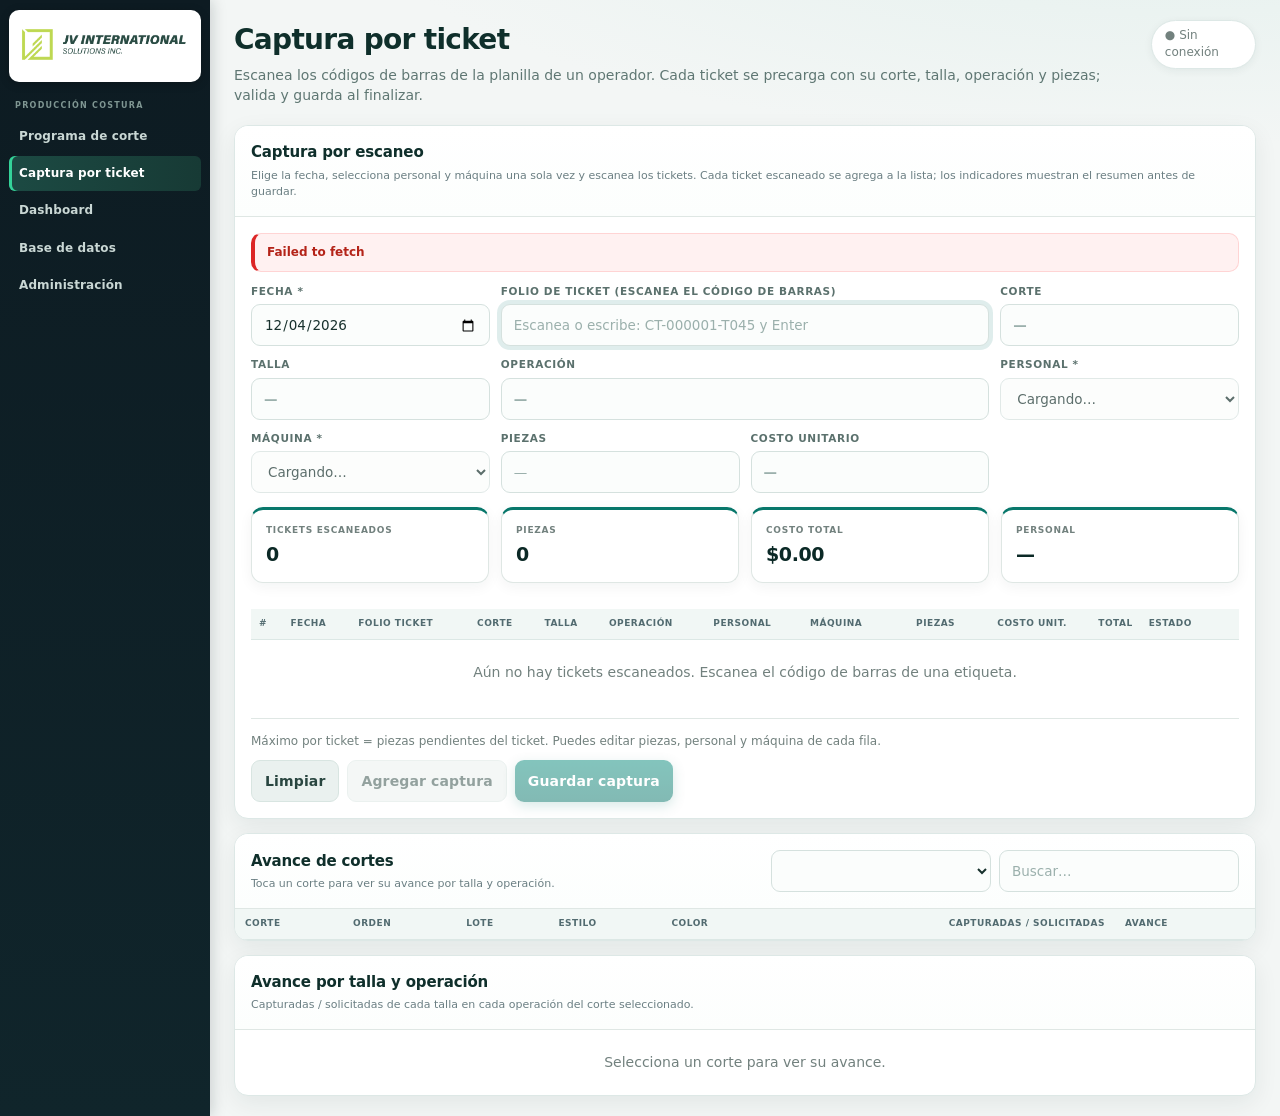
<file: ticket.html>
<!DOCTYPE html>
<html lang="es"><head><meta charset="utf-8"/><meta content="width=device-width,initial-scale=1" name="viewport"/><title>Captura por ticket | JV International</title>
<style>
:root{--nav:#0d1b22;--nav2:#173a35;--teal:#08776b;--bg:#f3f6f5;--card:#fff;--text:#18312d;--muted:#72817e;--line:#dfe7e4;--bad:#b42318}
*{box-sizing:border-box}body{margin:0;font:14px system-ui,-apple-system,"Segoe UI",sans-serif;background:var(--bg);color:var(--text)}button,input,select{font:inherit}
.app{display:grid;grid-template-columns:210px 1fr;min-height:100vh}aside{background:var(--nav);color:#dbe7e4;padding:10px 9px}
.brand{background:#fff;border-radius:6px;height:72px;padding:8px 10px;margin-bottom:18px;display:flex;align-items:center;justify-content:center;overflow:hidden}.brand img{display:block;width:100%;max-width:190px;max-height:54px;height:auto;object-fit:contain}
.group{font-size:8px;color:#6f8380;letter-spacing:.12em;margin:12px 6px 7px}nav a{display:block;color:#c9d7d4;text-decoration:none;padding:9px 10px;border-radius:6px;margin:2px 0;font-size:12px}nav a:hover,nav a.active{background:var(--nav2);color:#fff}
main{padding:20px 24px;min-width:0}.top{display:flex;justify-content:space-between;align-items:flex-start;gap:16px;margin-bottom:16px}.top h1{font-size:25px;margin:0}.top p{color:var(--muted);margin:4px 0}.status{font-size:12px;color:var(--muted);padding-top:7px}.status.ok{color:var(--teal);font-weight:700}
.card{background:var(--card);border:1px solid var(--line);border-radius:10px;box-shadow:0 5px 14px #173a3510;overflow:hidden}.head{padding:16px;border-bottom:1px solid var(--line)}.head h2{font-size:14px;margin:0 0 4px}.head p{font-size:11px;color:var(--muted);margin:0}form{padding:16px}
.msg{display:none;padding:10px 12px;border-radius:7px;margin-bottom:12px;font-size:12px;font-weight:700}.msg.error{display:block;background:#fff1f1;color:var(--bad);border:1px solid #ffd4d4}.msg.success{display:block;background:#edfdf5;color:var(--teal);border:1px solid #b7ead7}
.grid{display:grid;grid-template-columns:repeat(4,minmax(140px,1fr));gap:11px}.field label{display:block;font-size:10px;font-weight:800;color:#536661;margin-bottom:5px}.span2{grid-column:span 2}
input,select{width:100%;height:38px;padding:7px 9px;border:1px solid var(--line);border-radius:6px;background:#fff;color:var(--text)}input:focus,select:focus,button:focus{outline:3px solid #08776b25;border-color:var(--teal)}input[readonly]{background:#f5f8f7}
.summary{margin-top:14px;display:grid;grid-template-columns:repeat(4,1fr);gap:12px}.summary>div{background:#f7faf9;border:1px solid var(--line);border-top:3px solid var(--teal);border-radius:8px;padding:14px}.sl{font-size:9px;color:var(--muted);font-weight:800}.sv{font-size:19px;font-weight:850;margin-top:4px;overflow-wrap:anywhere}
.actions{display:flex;justify-content:flex-end;gap:8px;margin-top:14px;padding-top:14px;border-top:1px solid var(--line)}button{border:0;border-radius:6px;padding:10px 13px;font-weight:750;cursor:pointer}.light{background:#e7eeec;color:#294640}.primary{background:var(--teal);color:#fff}button:disabled{opacity:.5;cursor:not-allowed}
@media(max-width:1000px){.grid{grid-template-columns:repeat(2,1fr)}.summary{grid-template-columns:repeat(2,1fr)}}@media(max-width:900px){.app{grid-template-columns:1fr}.brand{display:inline-flex;width:210px;margin:0 10px 8px 0}nav{display:flex;gap:4px;overflow:auto}.group{display:none}nav a{white-space:nowrap}main{padding:14px}}@media(max-width:520px){.top{display:block}.grid,.summary{grid-template-columns:1fr}.span2{grid-column:auto}.actions button{flex:1}}

.sec{margin-top:14px}.sec .head{display:flex;justify-content:space-between;align-items:center;gap:10px}.wrap{overflow:auto}table{width:100%;border-collapse:collapse}th,td{padding:8px 10px;border-bottom:1px solid #edf2f0;font-size:12px;text-align:left}th{font-size:9px;background:#f5f8f7;color:#596b67}.num{text-align:right}
.bar{height:8px;border-radius:99px;background:#e7eeec;overflow:hidden;min-width:70px}.bar i{display:block;height:100%;background:var(--teal)}
tr.pick{cursor:pointer}tr.pick:hover{background:#f5f8f7}tr.sel{background:#e9f5f2}
.cell{white-space:nowrap}.cell small{display:block;color:var(--muted);font-size:10px}.c0{color:#9aa9a5}.c1{background:#fff8e6}.c2{background:#e7f6ef;color:#08776b;font-weight:700}
.empty{padding:22px;text-align:center;color:var(--muted)}

/* ===== Captura por escaneo ===== */
.sc-help{margin:0 0 12px;font-size:12px;color:var(--muted)}
.ro{background:#f1f6f5!important;color:#294640;font-weight:700}
.pt{margin-top:14px}.pt table{min-width:0}.pt td,.pt th{white-space:nowrap;padding:8px 8px}.pt input.pi,.pt select.ps{height:34px!important;padding:0 6px!important;font-size:12px!important;min-width:0}.pt input.pi{width:70px;text-align:right}.pt select.ps{width:112px}
.pt tr.bad td{background:#fff4f3!important}.pt .st{font-size:11px;font-weight:700}.pt .st.ok{color:#08776b}.pt .st.er{color:#b42318;white-space:normal;min-width:180px}.pt .st.pe{color:#72817e}
.chips{display:flex;gap:8px;flex-wrap:wrap;margin-top:12px}.chip{background:#eef7f5;border:1px solid #d3e8e3;color:#0b5f55;border-radius:999px;padding:5px 11px;font-size:11px;font-weight:700}
.sc-actions{display:flex;justify-content:space-between;align-items:center;gap:10px;flex-wrap:wrap;margin-top:14px;padding-top:14px;border-top:1px solid var(--line)}.sc-actions .hint{font-size:12px;color:var(--muted)}
.finder{display:flex;gap:8px;align-items:center;flex-wrap:wrap}.finder select{width:220px}.finder input{width:240px}
@media(max-width:700px){.finder select,.finder input{width:100%}}
</style><link rel="stylesheet" href="jv-pro.css"/><script src="jv-fast.js"></script></head><body>
<div class="app"><aside><div class="brand"><img alt="JV International Solutions Inc." src="Logo_JV%20International.png"/></div><div class="group">PRODUCCIÓN COSTURA</div>
<nav><a href="cortes.html">Programa de corte</a><a class="active" href="ticket.html">Captura por ticket</a><a href="dashboard.html">Dashboard</a><a href="database.html">Base de datos</a><a href="admin.html">Administración</a></nav></aside>
<main>
<header class="top"><div><h1>Captura por ticket</h1><p>Escanea los códigos de barras de la planilla de un operador. Cada ticket se precarga con su corte, talla, operación y piezas; valida y guarda al finalizar.</p></div><div class="status" id="status">Conectando…</div></header>
<section class="card"><div class="head"><h2>Captura por escaneo</h2><p>Elige la fecha, selecciona personal y máquina una sola vez y escanea los tickets. Cada ticket escaneado se agrega a la lista; los indicadores muestran el resumen antes de guardar.</p></div>
<form id="form" autocomplete="off"><div class="msg" id="msg"></div><div class="grid">
<div class="field"><label for="fecha">FECHA *</label><input id="fecha" type="date" required/></div>
<div class="field span2"><label for="find">FOLIO DE TICKET (ESCANEA EL CÓDIGO DE BARRAS)</label><input id="find" placeholder="Escanea o escribe: CT-000001-T045 y Enter" autofocus/></div>
<div class="field"><label for="vCorte">CORTE</label><input id="vCorte" class="ro" readonly placeholder="—"/></div>
<div class="field"><label for="vTalla">TALLA</label><input id="vTalla" class="ro" readonly placeholder="—"/></div>
<div class="field span2"><label for="vOper">OPERACIÓN</label><input id="vOper" class="ro" readonly placeholder="—"/></div>
<div class="field"><label for="personal">PERSONAL *</label><select id="personal" disabled><option>Cargando…</option></select></div>
<div class="field"><label for="maquina">MÁQUINA *</label><select id="maquina" disabled><option>Cargando…</option></select></div>
<div class="field"><label for="piezas">PIEZAS</label><input id="piezas" type="number" min="1" step="1" placeholder="—" disabled/></div>
<div class="field"><label for="vCosto">COSTO UNITARIO</label><input id="vCosto" class="ro" readonly placeholder="—"/></div>
</div>
<div class="summary"><div><div class="sl">TICKETS ESCANEADOS</div><div class="sv" id="kTk">0</div></div><div><div class="sl">PIEZAS</div><div class="sv" id="kPz">0</div></div><div><div class="sl">COSTO TOTAL</div><div class="sv" id="kCost">$0.00</div></div><div><div class="sl">PERSONAL</div><div class="sv" id="kPer">—</div></div></div>
<div class="chips" id="chips"></div>
<div class="pt wrap"><table><thead><tr><th>#</th><th>FECHA</th><th>FOLIO TICKET</th><th>CORTE</th><th>TALLA</th><th>OPERACIÓN</th><th>PERSONAL</th><th>MÁQUINA</th><th class="num">PIEZAS</th><th class="num">COSTO UNIT.</th><th class="num">TOTAL</th><th>ESTADO</th><th></th></tr></thead><tbody id="rows"></tbody></table><div class="empty" id="rowsEmpty">Aún no hay tickets escaneados. Escanea el código de barras de una etiqueta.</div></div>
<div class="sc-actions"><span class="hint" id="hint">Máximo por ticket = piezas pendientes del ticket. Puedes editar piezas, personal y máquina de cada fila.</span><div class="row" style="display:flex;gap:8px;flex-wrap:wrap"><button class="light" id="clear" type="button">Limpiar</button><button class="light" id="add" type="button" disabled>Agregar captura</button><button class="primary" id="save" type="submit" disabled>Guardar captura</button></div></div></form></section>
<section class="card sec"><div class="head"><div><h2>Avance de cortes</h2><p>Toca un corte para ver su avance por talla y operación.</p></div><div class="finder"><select id="progCol" aria-label="Buscar por columna"></select><input id="progQ" type="search" placeholder="Buscar…" aria-label="Texto a buscar"/></div></div><div class="wrap"><table><thead><tr><th>CORTE</th><th>ORDEN</th><th>LOTE</th><th>ESTILO</th><th>COLOR</th><th class="num">CAPTURADAS / SOLICITADAS</th><th style="width:140px">AVANCE</th></tr></thead><tbody id="progBody"></tbody></table><div class="empty" id="progEmpty" hidden>No hay cortes activos.</div></div></section>
<section class="card sec"><div class="head"><div><h2 id="matTitle">Avance por talla y operación</h2><p>Capturadas / solicitadas de cada talla en cada operación del corte seleccionado.</p></div></div><div class="wrap"><table id="mat"><thead></thead><tbody></tbody></table><div class="empty" id="matEmpty">Selecciona un corte para ver su avance.</div></div></section>
</main></div>
<script src="auth.js"></script><script>
'use strict';
const API='https://script.google.com/macros/s/AKfycbxCCt3bQaTcA8x58rn_9VvyisaFHc3UMPJWYFuwwp-YsZqZjEkDFURwnYVUgwdXmQY6/exec';
const $=id=>document.getElementById(id),mxn=new Intl.NumberFormat('es-MX',{style:'currency',currency:'MXN'}),nf=new Intl.NumberFormat('es-MX');
const state={all:[],tk:{},rows:[],cur:null,sel:'',busy:false,chain:Promise.resolve(),cat:{personal:[],maquinas:[]},col:'all',q:''};
function newId(){return (window.crypto&&crypto.randomUUID)?crypto.randomUUID():'c'+Date.now().toString(36)+Math.random().toString(36).slice(2,10)}
function esc(v){return String(v??'').replace(/[&<>"']/g,c=>({'&':'&amp;','<':'&lt;','>':'&gt;','"':'&quot;',"'":'&#39;'}[c]))}
const norm=s=>String(s??'').normalize('NFD').replace(/[\u0300-\u036f]/g,'').toLowerCase();
async function get(action,params={}){const r=await fetch(API+'?'+new URLSearchParams({action,...params}),{cache:'no-store',redirect:'follow'});const d=await r.json();if(!d.ok)throw Error(d.error||'Error de API');return d}
async function post(action,payload){const r=await fetch(API,{method:'POST',headers:{'Content-Type':'application/x-www-form-urlencoded;charset=UTF-8'},body:new URLSearchParams({action,payload:JSON.stringify(payload)}).toString(),redirect:'follow'});const d=await r.json();if(!d.ok)throw Error(d.error||'Error de API');return d}
function show(t,type){$('msg').textContent=t;$('msg').className='msg '+type}function hide(){$('msg').className='msg';$('msg').textContent=''}
function fillSel(id,items,label){const s=$(id),cur=s.value;s.innerHTML='<option value="">'+esc(label)+'</option>'+items.map(i=>`<option value="${esc(i)}">${esc(i)}</option>`).join('');s.disabled=!items.length;if(items.includes(cur))s.value=cur}
const pct=(a,b)=>b>0?Math.min(100,Math.round(a*100/b)):0;

document.addEventListener('DOMContentLoaded',()=>{const d=new Date();$('fecha').value=[d.getFullYear(),String(d.getMonth()+1).padStart(2,'0'),String(d.getDate()).padStart(2,'0')].join('-');
  const f=$('find');
  f.addEventListener('keydown',e=>{if(e.key==='Enter'||e.key==='Tab'){const v=f.value.trim();if(e.key==='Enter')e.preventDefault();if(v){e.preventDefault();f.value='';enqueue(v)}}});
  f.addEventListener('paste',e=>{const t=(e.clipboardData||window.clipboardData).getData('text');if(/[\r\n]/.test(t)){e.preventDefault();t.split(/[\r\n]+/).forEach(x=>x.trim()&&enqueue(x))}});
  $('personal').addEventListener('change',fillEmptyRows);$('maquina').addEventListener('change',fillEmptyRows);
  $('add').addEventListener('click',()=>{addCurrent(false)});$('clear').addEventListener('click',clearAll);$('form').addEventListener('submit',saveAll);
  $('progCol').addEventListener('change',()=>{state.col=$('progCol').value;renderProgress()});$('progQ').addEventListener('input',()=>{state.q=$('progQ').value;renderProgress()});
  window.addEventListener('beforeunload',e=>{if(state.rows.length){e.preventDefault();e.returnValue=''}});
  init()});
async function init(){try{const [c,k]=await Promise.all([get('catalogs'),get('cortes')]);const cat=c.catalogs||{};state.cat.personal=cat.personal||[];state.cat.maquinas=cat.maquinas||[];fillSel('personal',state.cat.personal,'Selecciona personal');fillSel('maquina',state.cat.maquinas,'Selecciona máquina');loadCuts(k.cortes||[]);$('status').textContent='● Conectado';$('status').className='status ok';$('find').focus();syncButtons()}catch(e){show(e.message,'error');$('status').textContent='● Sin conexión'}}

/* ===== Avance de cortes con buscador por columna ===== */
const PCOLS=[{k:'corte',t:'Corte',v:c=>c.folioCorte},{k:'orden',t:'Orden',v:c=>c.orden},{k:'lote',t:'Lote',v:c=>c.lote||''},{k:'estilo',t:'Estilo',v:c=>c.estilo+(c.variante==='DC'?' DC':'')},{k:'color',t:'Color',v:c=>(c.colorId||'')+(c.color?' '+c.color:'')},{k:'cap',t:'Capturadas / Solicitadas',v:c=>c.piezasCapturadas+' / '+c.piezasSolicitadas},{k:'avance',t:'Avance',v:c=>pct(c.piezasCapturadas,c.piezasSolicitadas)+'%'}];
function initFinder(){$('progCol').innerHTML='<option value="all">Todas las columnas</option>'+PCOLS.map(c=>`<option value="${c.k}">${esc(c.t)}</option>`).join('');$('progCol').value=state.col}
function loadCuts(list){state.all=list.filter(c=>c.estado==='ACTIVO');if(!$('progCol').options.length)initFinder();renderProgress()}
function renderProgress(){const q=norm(state.q).trim(),cols=state.col==='all'?PCOLS:PCOLS.filter(c=>c.k===state.col);
  const list=state.all.filter(c=>!q||cols.some(col=>norm(col.v(c)).includes(q)));
  $('progEmpty').hidden=list.length>0;$('progEmpty').textContent=state.all.length?'Sin coincidencias para la búsqueda.':'No hay cortes activos.';
  $('progBody').innerHTML=list.map(c=>{const p=pct(c.piezasCapturadas,c.piezasSolicitadas),done=c.piezasSolicitadas>0&&c.piezasCapturadas>=c.piezasSolicitadas;return `<tr class="pick ${c.folioCorte===state.sel?'sel':''}" data-f="${esc(c.folioCorte)}"><td><b>${esc(c.folioCorte)}</b></td><td>${esc(c.orden)}</td><td>${esc(c.lote||'—')}</td><td>${esc(c.estilo)}${c.variante==='DC'?' DC':''}</td><td>${esc(c.colorId)}${c.color?' · '+esc(c.color):''}</td><td class="num">${nf.format(c.piezasCapturadas)} / ${nf.format(c.piezasSolicitadas)}</td><td><div class="bar"><i style="width:${p}%"></i></div><small style="color:var(--muted)">${p}%${done?' · completo':''}</small></td></tr>`}).join('');
  document.querySelectorAll('#progBody tr').forEach(tr=>tr.addEventListener('click',()=>selectCut(tr.dataset.f)))}
async function getTickets(folio){if(state.tk[folio])return state.tk[folio];const d=await get('tickets',{corte:folio});state.tk[folio]=(d.tickets||[]).filter(t=>t.estado!=='ANULADO');return state.tk[folio]}
async function selectCut(folio){state.sel=folio;renderProgress();try{await getTickets(folio);renderMatrix(folio)}catch(e){show(e.message,'error')}}
function renderMatrix(folio){const cut=state.all.find(c=>c.folioCorte===folio),list=state.tk[folio]||[],th=$('mat').tHead,tb=$('mat').tBodies[0];
  if(!cut||!list.length){th.innerHTML='';tb.innerHTML='';$('matEmpty').hidden=false;$('matTitle').textContent='Avance por talla y operación';return}
  const ops=cut.operaciones||[],sizes=[...new Set((cut.corrida||[]).map(r=>r.talla))];$('matEmpty').hidden=true;
  $('matTitle').textContent='Avance · '+cut.folioCorte+' · '+cut.estilo+(cut.colorId?' · '+cut.colorId+(cut.color?' '+cut.color:''):'');
  th.innerHTML='<tr><th>TALLA</th>'+ops.map(o=>`<th class="num">${esc(o)}</th>`).join('')+'<th class="num">TOTAL</th></tr>';
  const sum=(z,o)=>{const g=list.filter(t=>(z===null||t.talla===z)&&(o===null||t.operacion===o));return{c:g.reduce((a,t)=>a+t.capturadas,0),p:g.reduce((a,t)=>a+t.piezas,0)}};
  const cell=x=>{const k=x.p>0&&x.c>=x.p?'c2':(x.c>0?'c1':'c0');return `<td class="num cell ${k}">${nf.format(x.c)} / ${nf.format(x.p)}<small>${pct(x.c,x.p)}%</small></td>`};
  tb.innerHTML=sizes.map(z=>`<tr><td><b>${esc(z)}</b></td>${ops.map(o=>cell(sum(z,o))).join('')}${cell(sum(z,null))}</tr>`).join('')+`<tr><td><b>TOTAL</b></td>${ops.map(o=>cell(sum(null,o))).join('')}${cell(sum(null,null))}</tr>`}

/* ===== Escaneo: los folios se procesan en orden, uno tras otro ===== */
function enqueue(v){state.chain=state.chain.then(()=>processScan(v)).catch(()=>{})}
async function processScan(raw){
  const v=String(raw).trim().toUpperCase();if(!v)return;
  const m=v.match(/^(CT-\d+)-T\d+$/);if(!m){show('Folio de ticket no válido: '+v+'. Formato: CT-000001-T045.','error');return}
  if(state.rows.some(r=>r.folio===v)){show('El ticket '+v+' ya fue escaneado en esta lista.','error');return}
  const cut=state.all.find(c=>c.folioCorte===m[1]);if(!cut){show('El corte '+m[1]+' no existe o no está activo.','error');return}
  let list;try{list=await getTickets(m[1])}catch(e){show(e.message,'error');return}
  const t=list.find(x=>x.folio===v);if(!t){show('El ticket '+v+' no existe en el corte '+m[1]+'.','error');return}
  if(t.restantes<=0){show('El ticket '+v+' ya está completo.','error');return}
  state.cur={t,cut,added:false};showCurrent();state.sel=m[1];renderProgress();renderMatrix(m[1]);
  if($('personal').value&&$('maquina').value)addCurrent(true);
  else{show('Ticket '+v+' cargado. Selecciona personal y máquina (una sola vez) y presiona Agregar captura.','success');$('personal').focus()}
  syncButtons()}
function showCurrent(){const c=state.cur;if(!c){['vCorte','vTalla','vOper','vCosto'].forEach(i=>$(i).value='');$('piezas').value='';$('piezas').disabled=true;return}
  const t=c.t;$('vCorte').value=t.folioCorte+' · Orden '+t.orden;$('vTalla').value=t.talla;$('vOper').value=t.operacion;$('vCosto').value=mxn.format(t.costoUnitario);$('piezas').disabled=c.added;$('piezas').max=t.restantes;$('piezas').value=t.restantes}
function addCurrent(auto){hide();const c=state.cur;if(!c||c.added)return;const t=c.t,personal=$('personal').value,maquina=$('maquina').value,fecha=$('fecha').value;
  if(!fecha){show('Selecciona la fecha.','error');return}
  if(!personal||!maquina){show('Selecciona personal y máquina.','error');return}
  const piezas=auto?t.restantes:parseInt($('piezas').value,10);
  if(!Number.isInteger(piezas)||piezas<1||piezas>t.restantes){show('Las piezas deben estar entre 1 y '+nf.format(t.restantes)+' (pendientes del ticket).','error');return}
  state.rows.push({id:newId(),captureId:newId(),fecha,folio:t.folio,folioCorte:t.folioCorte,orden:t.orden,talla:t.talla,operacion:t.operacion,costo:Number(t.costoUnitario),max:t.restantes,personal,maquina,piezas,done:false,err:''});
  c.added=true;showCurrent();renderRows();show('Ticket '+t.folio+' agregado ('+state.rows.length+' en la lista).','success');$('find').focus();syncButtons()}
function fillEmptyRows(){const p=$('personal').value,m=$('maquina').value;let n=0;state.rows.forEach(r=>{if(!r.done){if(!r.personal&&p){r.personal=p;n++}if(!r.maquina&&m){r.maquina=m;n++}}});if(n)renderRows();syncButtons()}

/* ===== Lista y resumen ===== */
function selHtml(list,val,cls,id,k){return `<select class="ps ${cls}" data-id="${id}" data-k="${k}"><option value="">—</option>${list.map(x=>`<option ${x===val?'selected':''}>${esc(x)}</option>`).join('')}</select>`}
function renderRows(){const body=$('rows');$('rowsEmpty').hidden=state.rows.length>0;
  body.innerHTML=state.rows.map((r,i)=>`<tr data-id="${r.id}" class="${r.err?'bad':''}"><td>${i+1}</td><td>${esc(r.fecha.split('-').reverse().join('/'))}</td><td><b>${esc(r.folio)}</b></td><td>${esc(r.folioCorte)}</td><td>${esc(r.talla)}</td><td>${esc(r.operacion)}</td><td>${selHtml(state.cat.personal,r.personal,'pp',r.id,'personal')}</td><td>${selHtml(state.cat.maquinas,r.maquina,'pm',r.id,'maquina')}</td><td class="num"><input class="pi" type="number" min="1" max="${r.max}" step="1" value="${r.piezas}" data-id="${r.id}"/></td><td class="num">${mxn.format(r.costo)}</td><td class="num" data-tot="${r.id}">${mxn.format(r.piezas*r.costo)}</td><td class="st ${r.done?'ok':r.err?'er':'pe'}">${r.done?'✔ '+esc(r.msg||'Guardado'):r.err?esc(r.err):'Pendiente'}</td><td><button type="button" class="danger small" data-del="${r.id}">Quitar</button></td></tr>`).join('');
  body.querySelectorAll('input.pi').forEach(i=>i.addEventListener('input',()=>{const r=state.rows.find(x=>x.id===i.dataset.id);r.piezas=parseInt(i.value,10)||0;r.err='';const c=body.querySelector(`[data-tot="${r.id}"]`);if(c)c.textContent=mxn.format(r.piezas*r.costo);summary()}));
  body.querySelectorAll('select.ps').forEach(s=>s.addEventListener('change',()=>{const r=state.rows.find(x=>x.id===s.dataset.id);r[s.dataset.k]=s.value;r.err='';summary();syncButtons()}));
  body.querySelectorAll('[data-del]').forEach(b=>b.addEventListener('click',()=>{state.rows=state.rows.filter(x=>x.id!==b.dataset.del);renderRows();syncButtons();$('find').focus()}));
  summary()}
function summary(){const rows=state.rows,pz=rows.reduce((s,r)=>s+(r.piezas||0),0),cost=rows.reduce((s,r)=>s+(r.piezas||0)*r.costo,0),people=[...new Set(rows.map(r=>r.personal).filter(Boolean))];
  $('kTk').textContent=nf.format(rows.length);$('kPz').textContent=nf.format(pz);$('kCost').textContent=mxn.format(cost);$('kPer').textContent=people.length===0?'—':(people.length===1?people[0]:people.length+' operadores');
  const g={};rows.forEach(r=>{const k=r.operacion+' · '+r.talla;(g[k]=g[k]||{t:0,p:0});g[k].t++;g[k].p+=r.piezas||0});
  $('chips').innerHTML=Object.keys(g).map(k=>`<span class="chip">${esc(k)}: ${g[k].t} ticket${g[k].t===1?'':'s'} · ${nf.format(g[k].p)} pzas</span>`).join('')}
function syncButtons(){$('save').disabled=state.busy||!state.rows.some(r=>!r.done);$('add').disabled=state.busy||!(state.cur&&!state.cur.added)}
function clearAll(){if(state.rows.length&&!confirm('¿Descartar los '+state.rows.length+' tickets escaneados que no se han guardado?'))return;state.rows=[];state.cur=null;showCurrent();hide();renderRows();syncButtons();$('find').focus()}

/* ===== Guardado: un registro por ticket, en orden; cada fila lleva su propio ID para no duplicar ===== */
async function saveAll(e){e.preventDefault();hide();if(state.busy)return;const rows=state.rows.filter(r=>!r.done);if(!rows.length){show('No hay tickets escaneados.','error');return}
  let bad=null;rows.forEach(r=>{r.err='';if(!r.personal||!r.maquina)r.err='Falta personal o máquina.';else if(!Number.isInteger(r.piezas)||r.piezas<1||r.piezas>r.max)r.err='Piezas entre 1 y '+r.max+'.';if(r.err&&!bad)bad=r});
  if(bad){renderRows();show('Revisa la lista: '+bad.folio+' — '+bad.err,'error');return}
  state.busy=true;syncButtons();$('save').textContent='Guardando…';let ok=0,fail=0,pz=0,cost=0;const folios=[];
  for(let i=0;i<rows.length;i++){const r=rows[i];$('save').textContent='Guardando '+(i+1)+' de '+rows.length+'…';
    try{const d=await post('saveTicket',{folioCorte:r.folioCorte,talla:r.talla,operacion:r.operacion,folioTicket:r.folio,fecha:r.fecha,personal:r.personal,maquina:r.maquina,cantidad:r.piezas,captureId:r.captureId});r.done=true;r.msg=(d.folios||[d.folio]).join(', ');ok++;pz+=r.piezas;cost+=r.piezas*r.costo;folios.push(...(d.folios||[d.folio]))}
    catch(err){r.err=err.message;fail++}
    renderRows()}
  state.rows=state.rows.filter(r=>!r.done);state.tk={};state.cur=null;showCurrent();
  try{const k=await get('cortes');loadCuts(k.cortes||[]);if(state.sel){await getTickets(state.sel);renderMatrix(state.sel)}}catch(_){}
  renderRows();state.busy=false;$('save').textContent='Guardar captura';syncButtons();
  if(ok)show('Captura guardada: '+ok+' ticket'+(ok===1?'':'s')+' · '+nf.format(pz)+' piezas · '+mxn.format(cost)+'. Folios '+folios[0]+(folios.length>1?' a '+folios[folios.length-1]:'')+'.'+(fail?' '+fail+' ticket'+(fail===1?'':'s')+' no se guardó: revisa la lista.':''),fail?'error':'success');
  else show('No se guardó ningún ticket. Revisa los mensajes en la lista.','error');
  $('find').focus()}
</script></body></html>
</file>
<file: jv-pro.css>
/* =====================================================================
   JV International · Acabado profesional compartido (solo estilo).
   No cambia estructura, orden ni funciones. Se enlaza al final del <head>:
   <link rel="stylesheet" href="jv-pro.css"/>
   ===================================================================== */
body{font-family:Inter,"Segoe UI",system-ui,-apple-system,Roboto,sans-serif;-webkit-font-smoothing:antialiased;text-rendering:optimizeLegibility;line-height:1.45}
/* Menú lateral */
aside{background:linear-gradient(180deg,#0d1b22 0%,#10252b 100%)!important;box-shadow:2px 0 14px rgba(13,27,34,.18)}
aside .brand{border-radius:10px!important;box-shadow:0 2px 10px rgba(0,0,0,.22)}
aside .group{letter-spacing:.16em;font-weight:700;color:#7f9692}
aside nav a{position:relative;font-weight:600;letter-spacing:.01em;transition:background .15s ease,color .15s ease,padding-left .15s ease}
aside nav a:hover{padding-left:14px}
aside nav a.active{background:linear-gradient(90deg,#1c4a43,#173a35)!important;box-shadow:inset 3px 0 0 #34d399}
/* Fondo y encabezado de página */
main{background:radial-gradient(1200px 380px at 90% -120px,#e3f0ed 0%,rgba(243,246,245,0) 70%)}
main>header h1,.top h1{font-size:28px;font-weight:800;letter-spacing:-.025em;color:#0f2f2b}
main>header p,.top p{font-size:14px;color:#5f7773}
main>header .status,.top .status{background:#fff;border:1px solid #dde8e6;border-radius:999px;padding:6px 13px!important;box-shadow:0 2px 8px rgba(15,47,43,.06);align-self:flex-start}
/* Tarjetas y paneles */
.card,.panel{border:1px solid #dde8e6!important;border-radius:14px!important;box-shadow:0 8px 24px rgba(15,47,43,.07)!important}
.filters,.form{position:relative;overflow:hidden}
.filters::before,.form::before{content:"";position:absolute;left:0;top:0;bottom:0;width:4px;background:linear-gradient(180deg,#08776b,#34d399)}
.head h2,.filters h2,.form h2,.table-head h2{font-size:15px;font-weight:800;letter-spacing:-.01em;color:#0f2f2b}
.head p{color:#6b7f83}
.card>.head,.panel>.head,.table-head{background:linear-gradient(180deg,#fff 0%,#fcfefd 100%)}
/* Campos */
label,.lab{font-size:10.5px!important;font-weight:800!important;letter-spacing:.06em;text-transform:uppercase;color:#5b716d!important}
input:not([type=checkbox]):not([type=radio]),select{height:42px;border:1px solid #d5e1de!important;border-radius:9px!important;background:#fbfdfc!important;font-size:13.5px;padding:0 12px!important;transition:border-color .15s,box-shadow .15s,background .15s}
.run input,.run select{height:36px}
input:hover:not(:focus),select:hover:not(:focus){border-color:#a9c5bf!important;background:#fff!important}
input:focus,select:focus{background:#fff!important;border-color:#08776b!important;outline:none!important;box-shadow:0 0 0 4px rgba(8,119,107,.13)}
input::placeholder{color:#9bb0ac}
input[readonly]{background:#f1f6f5!important}
/* Botones */
button{letter-spacing:.01em;transition:transform .12s ease,box-shadow .15s ease,background .15s ease}
button:hover:not(:disabled){transform:translateY(-1px)}
.primary{background:linear-gradient(180deg,#0a8b7d,#08776b)!important;box-shadow:0 4px 12px rgba(8,119,107,.30);border-radius:9px!important}
.primary:hover:not(:disabled){box-shadow:0 7px 18px rgba(8,119,107,.40)}
.light,.secondary{background:#eaf1ef!important;color:#294640!important;border:1px solid #d8e5e1!important;border-radius:9px!important}
.light:hover:not(:disabled),.secondary:hover:not(:disabled){background:#dfeae7!important}
.export{background:#fff!important;color:#b85a0b!important;border:1.5px solid #f2b27a!important;border-radius:9px!important;box-shadow:0 2px 8px rgba(244,123,32,.12)}
.export:hover:not(:disabled){background:#fff7f0!important;box-shadow:0 6px 16px rgba(244,123,32,.22)}
.danger{border:1px solid #f6d2cf!important;border-radius:8px!important}
.small{padding:6px 10px}
.tabs button{border-radius:999px;padding:9px 16px}
.tabs button.on{background:linear-gradient(180deg,#0a8b7d,#08776b)!important;box-shadow:0 4px 12px rgba(8,119,107,.28)}
/* Tablas */
table{font-variant-numeric:tabular-nums}
th{background:#f1f7f5!important;color:#526b70!important;font-weight:800;letter-spacing:.055em;text-transform:uppercase;border-bottom:1px solid #dce8e5!important}
td{color:#334b50}
tbody tr:nth-child(even){background:#fbfdfc}
tbody tr:hover{background:#eef7f5!important}
tr.sel,tr.sel:nth-child(even){background:#e3f3ef!important}
td:first-child b{color:#0f2f2b}
/* Indicadores y etiquetas */
.kpi,.summary>div,.sumhead+*{border-radius:12px}
.kpi{position:relative;overflow:hidden;border-top:3px solid #08776b!important}
.kpi .label,.sl{letter-spacing:.08em;font-weight:800}
.kpi .value{color:#0b2926;font-size:26px!important;letter-spacing:-.03em;font-variant-numeric:tabular-nums}
.kpi .sub{color:#7a8f8b}
.summary>div{border-radius:12px!important;background:#fff!important;box-shadow:0 4px 14px rgba(15,47,43,.05)}
.sv{color:#0b2926;letter-spacing:-.02em}
.tag{background:#e3f3ef!important;color:#0b5f55;letter-spacing:.04em}
.tag.bad,.tag.off{background:#fff0ef!important;color:#a32b2b}
/* Mensajes */
.msg.error,.message,.message.err{border-left:4px solid #dc2626;border-radius:10px;font-weight:600}
.msg.success,.message.good{border-left:4px solid #08776b;border-radius:10px;font-weight:600}
.bar{height:9px}
.bar i{background:linear-gradient(90deg,#08776b,#2ed3a5)}
/* Vista previa de etiquetas: no se toca la etiqueta, solo el marco */
.prev{border:1px solid #dde8e6}
.ops label{text-transform:none!important;letter-spacing:0!important;font-size:12px!important;font-weight:600!important;color:#18312d!important}
.table-head label{display:flex;align-items:center;gap:8px;margin:0}
.table-head select{width:auto;height:36px}
.pager{font-size:12.5px;color:#5b716d}
</file>
